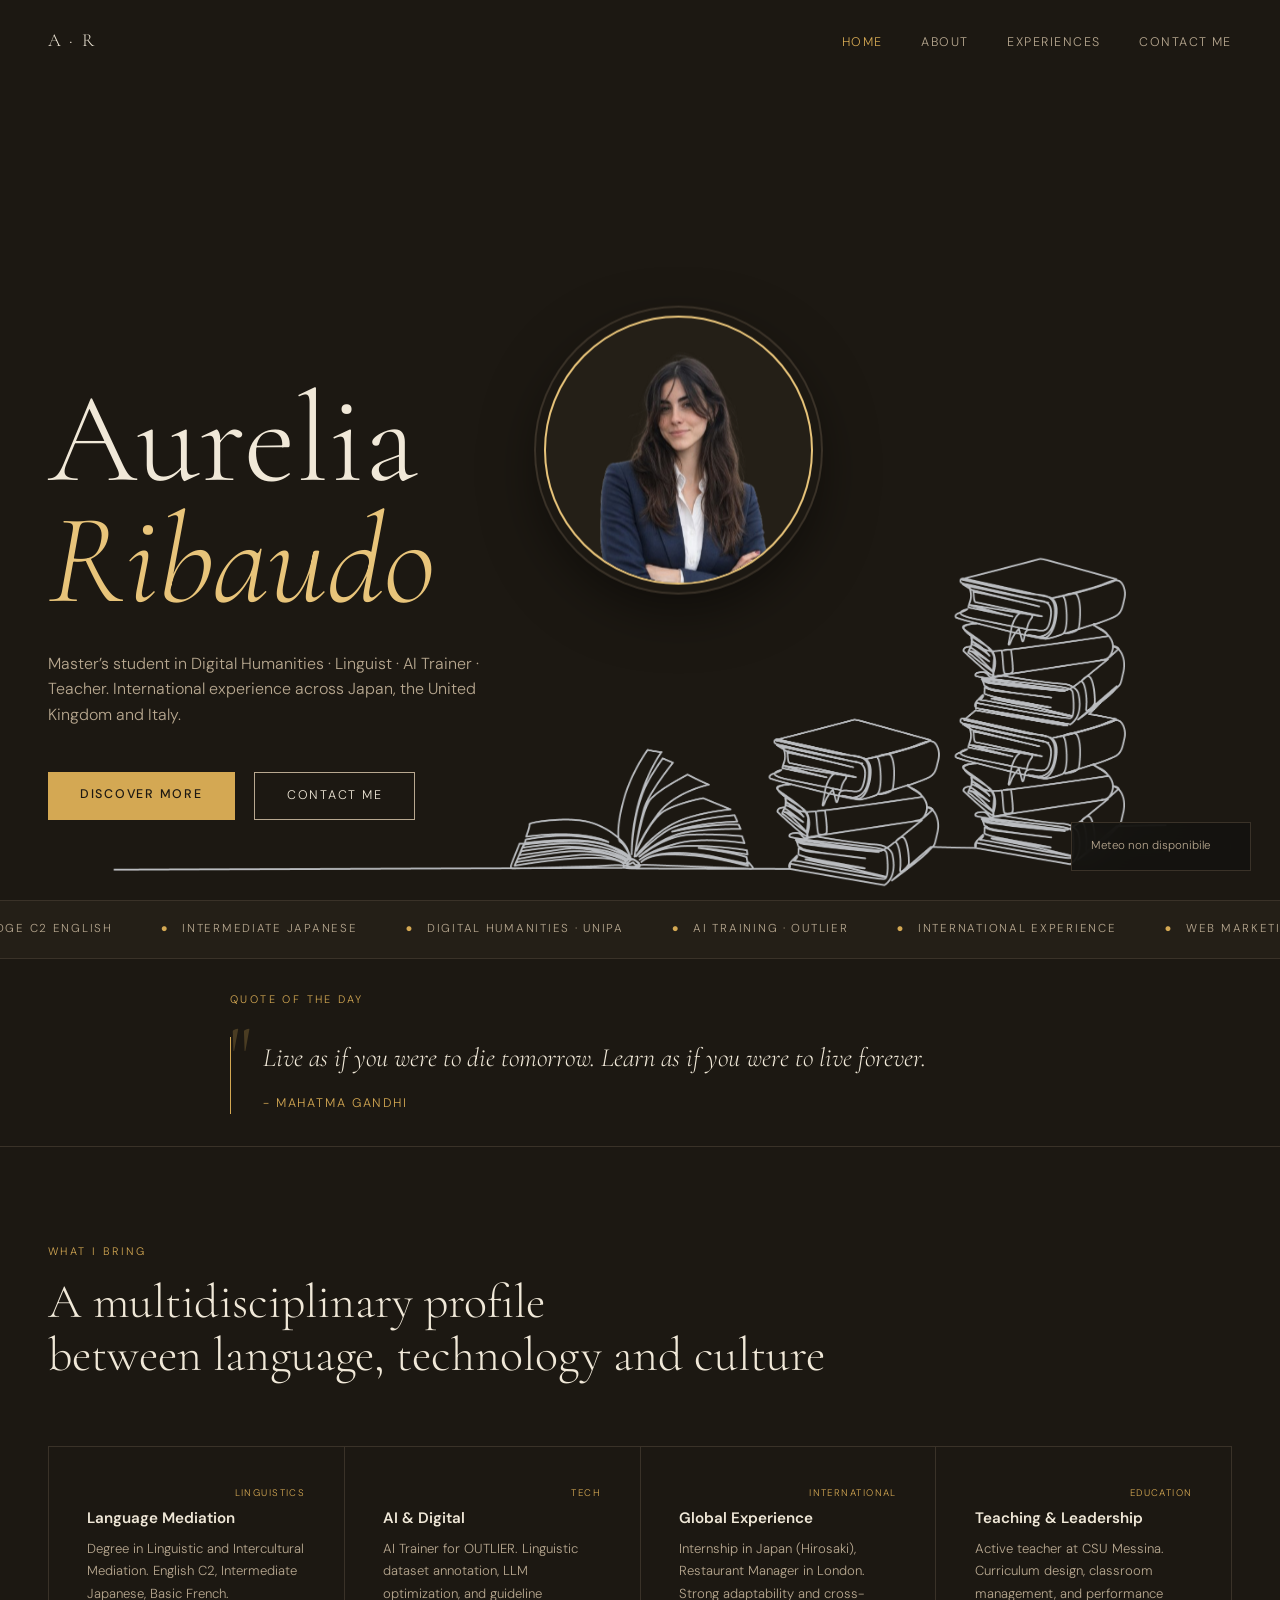
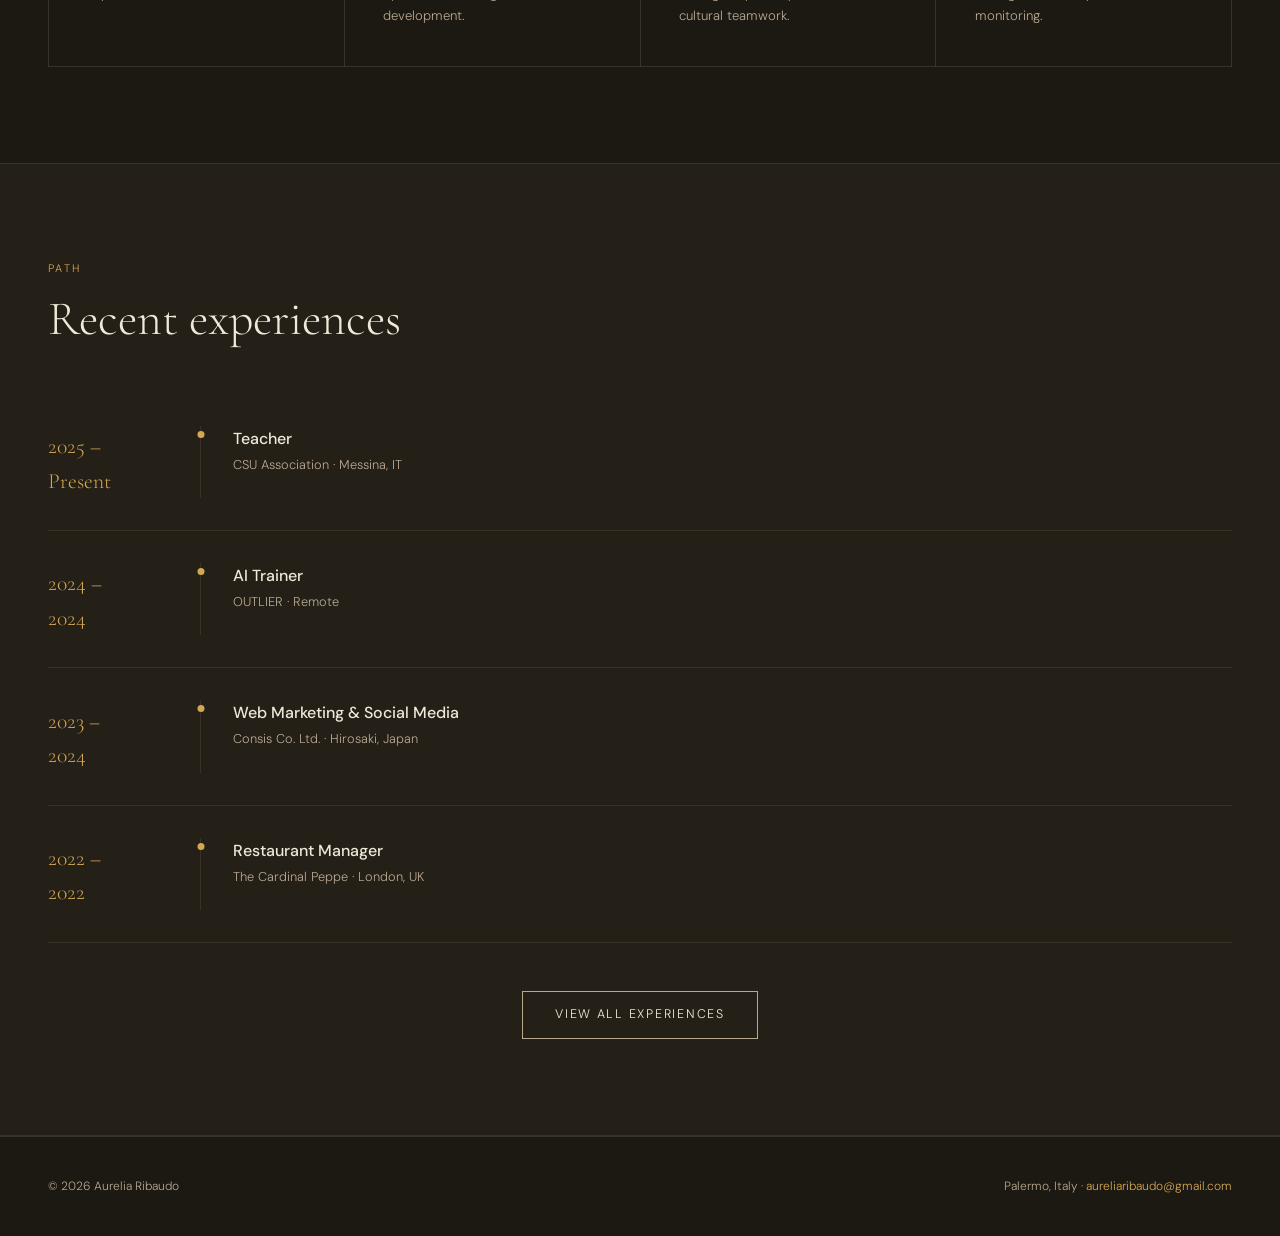
<file: index.html>
<!DOCTYPE html>
<html lang="en">
<head>
  <meta charset="UTF-8" />
  <meta name="viewport" content="width=device-width, initial-scale=1.0" />
  <title>Aurelia Ribaudo — Portfolio</title>
  <link rel="preconnect" href="https://fonts.googleapis.com" />
  <link rel="preconnect" href="https://fonts.gstatic.com" crossorigin />
  <link href="https://fonts.googleapis.com/css2?family=Cormorant+Garamond:ital,wght@0,300;0,400;0,600;1,300;1,400&family=DM+Sans:wght@300;400;500&display=swap" rel="stylesheet" />
  <link rel="stylesheet" href="css/global.css" />
  <link rel="stylesheet" href="css/index.css" />
</head>
<body>

<!-- NAV -->
<nav id="main-nav">
  <a href="index.html" class="nav-logo">A · R</a>
  <ul class="nav-links">
    <li><a href="index.html" class="active">Home</a></li>
    <li><a href="about.html">About</a></li>
    <li><a href="projects.html">Experiences</a></li>
    <li><a href="contact.html">Contact me</a></li>
  </ul>
</nav>

<!-- WEATHER WIDGET -->
<div id="weather-widget"></div>

<!-- HERO -->
<section class="hero">
  <div class="hero-bg"></div>
  <div class="hero-grid"></div>
  <div class="hero-circle">
    <img src="images/propic.png" alt = "Aurelia"/>
  </div>
  <div class="hero-content">
    <h1 class="hero-name">Aurelia<br /><em>Ribaudo</em></h1>
    <p class="hero-sub">Master’s student in Digital Humanities · Linguist · AI Trainer · Teacher. International experience across Japan, the United Kingdom and Italy.</p>
    <div class="hero-cta">
      <a href="about.html" class="btn btn-primary">Discover more</a>
      <a href="contact.html" class="btn btn-outline">Contact me</a>
    </div>
  </div>
  
</section>

<!-- STRIP -->
<div class="strip">
  <p class="strip-item"><span>●</span> Cambridge C2 English</p>
  <p class="strip-item"><span>●</span> Intermediate Japanese</p>
  <p class="strip-item"><span>●</span> Digital Humanities · UniPa</p>
  <p class="strip-item"><span>●</span> AI Training · OUTLIER</p>
  <p class="strip-item"><span>●</span> International Experience</p>
  <p class="strip-item"><span>●</span> Web Marketing · Japan</p>
</div>

<!-- QUOTE OF THE DAY -->
<section class="quote-section">
  <div class="quote-inner">
    <p class="section-label">Quote of the day</p>
    <div class="quote-wrapper">
      <span class="quote-mark">"</span>
      <blockquote id="quote-text" class="quote-text">Loading…</blockquote>
      <p id="quote-author" class="quote-author">—</p>
    </div>
  </div>
</section>
<!-- FEATURES -->
<section class="features-section">
  <div class="features">
    <p class="section-label">What I bring</p>
    <h2 class="section-title">A multidisciplinary profile<br />between language, technology and culture</h2>
    <div class="features-grid">
      <div class="feature-card">
        <p class="feature-num"></p>
        <p class="feature-tag">Linguistics</p>
        <h3 class="feature-title">Language Mediation</h3>
        <p class="feature-text">Degree in Linguistic and Intercultural Mediation. English C2, Intermediate Japanese, Basic French.</p>
      </div>
      <div class="feature-card">
        <p class="feature-num"></p>
        <p class="feature-tag">Tech</p>
        <h3 class="feature-title">AI &amp; Digital</h3>
        <p class="feature-text">AI Trainer for OUTLIER. Linguistic dataset annotation, LLM optimization, and guideline development.</p>
      </div>
      <div class="feature-card">
        <p class="feature-num"></p>
        <p class="feature-tag">International</p>
        <h3 class="feature-title">Global Experience</h3>
        <p class="feature-text">Internship in Japan (Hirosaki), Restaurant Manager in London. Strong adaptability and cross-cultural teamwork.</p>
      </div>
      <div class="feature-card">
        <p class="feature-num"></p>
        <p class="feature-tag">Education</p>
        <h3 class="feature-title">Teaching &amp; Leadership</h3>
        <p class="feature-text">Active teacher at CSU Messina. Curriculum design, classroom management, and performance monitoring.</p>
      </div>
    </div>
  </div>
</section>

<!-- TIMELINE PREVIEW -->
<section class="timeline-section">
  <div class="timeline-preview">
    <p class="section-label">Path</p>
    <h2 class="section-title">Recent experiences</h2>
    <div class="timeline-items">
      <div class="tl-item">
        <p class="tl-date">2025 –<br />Present</p>
        <div class="tl-line"></div>
        <div class="tl-body">
          <p class="tl-role">Teacher</p>
          <p class="tl-company">CSU Association · Messina, IT</p>
        </div>
      </div>
      <div class="tl-item">
        <p class="tl-date">2024 –<br />2024</p>
        <div class="tl-line"></div>
        <div class="tl-body">
          <p class="tl-role">AI Trainer</p>
          <p class="tl-company">OUTLIER · Remote</p>
        </div>
      </div>
      <div class="tl-item">
        <p class="tl-date">2023 –<br />2024</p>
        <div class="tl-line"></div>
        <div class="tl-body">
          <p class="tl-role">Web Marketing &amp; Social Media</p>
          <p class="tl-company">Consis Co. Ltd. · Hirosaki, Japan</p>
        </div>
      </div>
      <div class="tl-item">
        <p class="tl-date">2022 –<br />2022</p>
        <div class="tl-line"></div>
        <div class="tl-body">
          <p class="tl-role">Restaurant Manager</p>
          <p class="tl-company">The Cardinal Peppe · London, UK</p>
        </div>
      </div>
    </div>
    <div class="cta-center">
      <a href="projects.html" class="btn btn-outline">View all experiences</a>
    </div>
  </div>
</section>

<!-- FOOTER -->
<footer>
  <span>© 2026 Aurelia Ribaudo</span>
  <span>Palermo, Italy · <a href="mailto:aureliaribaudo@gmail.com">aureliaribaudo@gmail.com</a></span>
</footer>

<script src="js/nav.js"></script>
<script src="js/weather.js"></script>
<script src="js/index.js"></script>
</body>
</html>
</file>
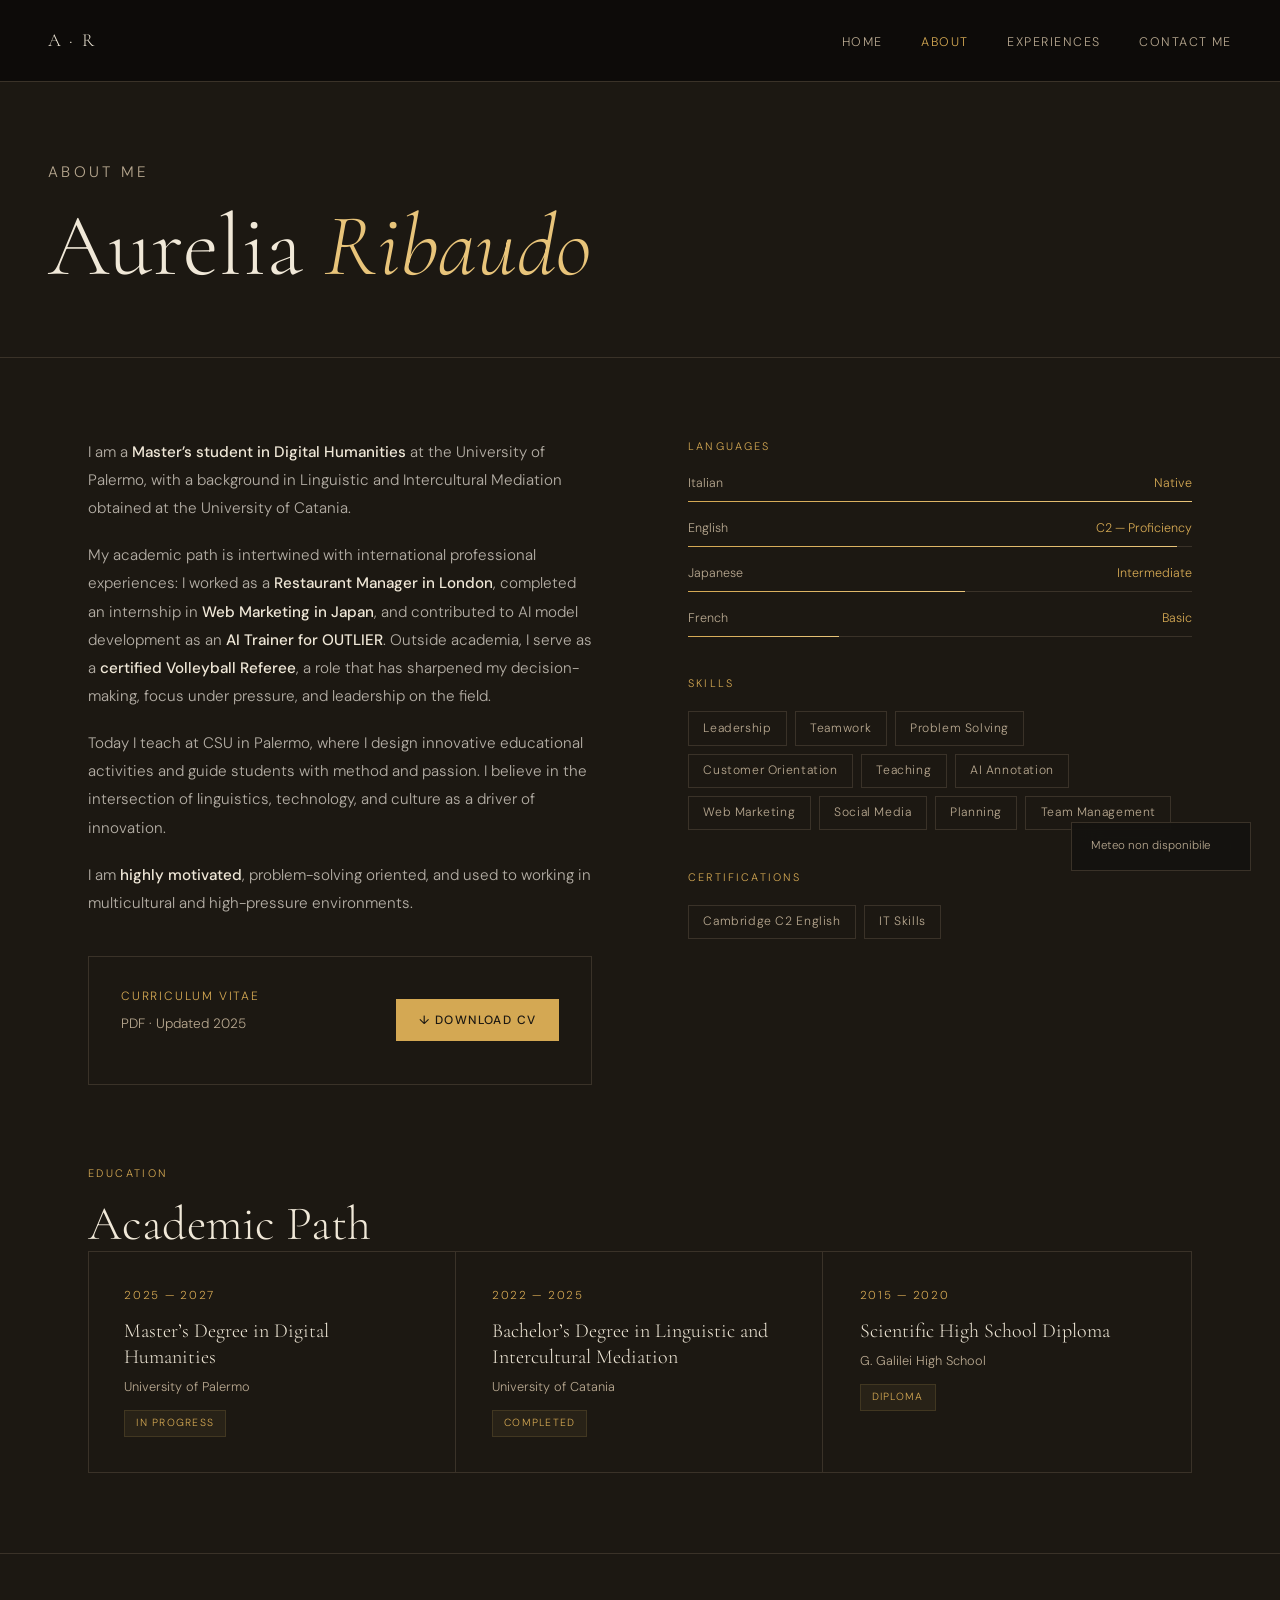
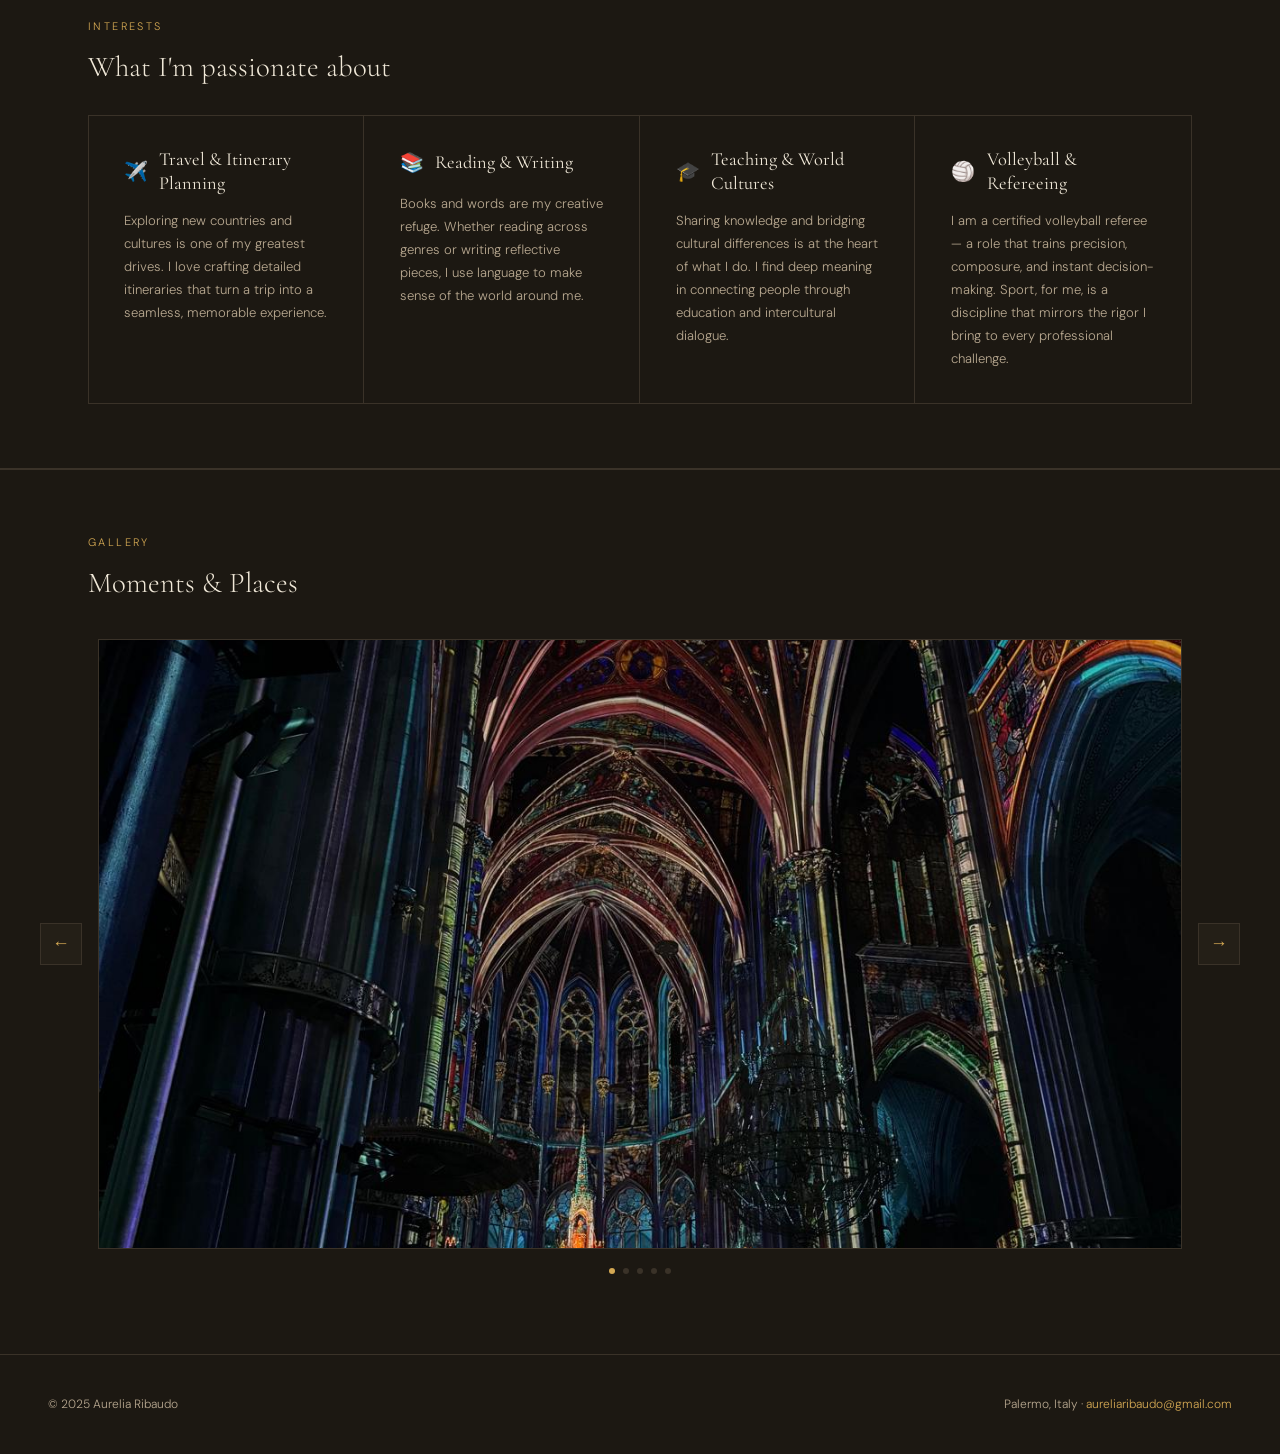
<file: about.html>
<!DOCTYPE html>
<html lang="en">
<head>
  <meta charset="UTF-8" />
  <meta name="viewport" content="width=device-width, initial-scale=1.0" />
  <title>About — Aurelia Ribaudo</title>
  <link rel="preconnect" href="https://fonts.googleapis.com" />
  <link rel="preconnect" href="https://fonts.gstatic.com" crossorigin />
  <link href="https://fonts.googleapis.com/css2?family=Cormorant+Garamond:ital,wght@0,300;0,400;0,600;1,300;1,400&family=DM+Sans:wght@300;400;500&display=swap" rel="stylesheet" />
  <link rel="stylesheet" href="css/global.css" />
  <link rel="stylesheet" href="css/about.css" />
</head>
<body>

<!-- NAV -->
<nav id="main-nav" class="solid">
  <a href="index.html" class="nav-logo">A · R </a>
  <ul class="nav-links">
    <li><a href="index.html">Home</a></li>
    <li><a href="about.html" class="active">About</a></li>
    <li><a href="projects.html">Experiences</a></li>
    <li><a href="contact.html">Contact Me</a></li>
  </ul>
</nav>

<!-- WEATHER WIDGET -->
<div id="weather-widget"></div>

<!-- PAGE HEADER -->
<div class="page-header" style="--before-text: 'ABOUT'">
  <p class="label">About me</p>
  <h1>Aurelia <em>Ribaudo</em></h1>
</div>

<!-- ABOUT -->
<div class="about-section">
  <div class="about-grid">

    <!-- BIO -->
    <div class="about-body animate">
      <p>I am a <strong>Master’s student in Digital Humanities</strong> at the University of Palermo, with a background in Linguistic and Intercultural Mediation obtained at the University of Catania.</p>
      <p>My academic path is intertwined with international professional experiences: I worked as a <strong>Restaurant Manager in London</strong>, completed an internship in <strong>Web Marketing in Japan</strong>, and contributed to AI model development as an <strong>AI Trainer for OUTLIER</strong>. Outside academia, I serve as a <strong>certified Volleyball Referee</strong>, a role that has sharpened my decision-making, focus under pressure, and leadership on the field.</p>      <p>Today I teach at CSU in Palermo, where I design innovative educational activities and guide students with method and passion. I believe in the intersection of linguistics, technology, and culture as a driver of innovation.</p>
      <p>I am <strong>highly motivated</strong>, problem-solving oriented, and used to working in multicultural and high-pressure environments.</p>

      <div class="cv-download-card">
        <div class="cv-info">
          <p>Curriculum Vitae</p>
          <p>PDF · Updated 2025</p>
        </div>
        <a href="images/cvaurepdf.pdf" download class="btn-dl">
          ↓ Download CV
        </a>
      </div>
    </div>

    <!-- SKILLS -->
    <div class="skills-col animate" style="transition-delay:.15s">
      <div class="skill-group">
        <p class="skill-group-label">Languages</p>
        <div class="skill-bar-item">
          <div class="skill-bar-label"><span>Italian</span><span>Native</span></div>
          <div class="skill-bar-track"><div class="skill-bar-fill" data-w="100"></div></div>
        </div>
        <div class="skill-bar-item">
          <div class="skill-bar-label"><span>English</span><span>C2 — Proficiency</span></div>
          <div class="skill-bar-track"><div class="skill-bar-fill" data-w="97"></div></div>
        </div>
        <div class="skill-bar-item">
          <div class="skill-bar-label"><span>Japanese</span><span>Intermediate</span></div>
          <div class="skill-bar-track"><div class="skill-bar-fill" data-w="55"></div></div>
        </div>
        <div class="skill-bar-item">
          <div class="skill-bar-label"><span>French</span><span>Basic</span></div>
          <div class="skill-bar-track"><div class="skill-bar-fill" data-w="30"></div></div>
        </div>
      </div>

      <div class="skill-group">
        <p class="skill-group-label">Skills</p>
        <div class="skill-tags">
          <span class="skill-tag">Leadership</span>
          <span class="skill-tag">Teamwork</span>
          <span class="skill-tag">Problem Solving</span>
          <span class="skill-tag">Customer Orientation</span>
          <span class="skill-tag">Teaching</span>
          <span class="skill-tag">AI Annotation</span>
          <span class="skill-tag">Web Marketing</span>
          <span class="skill-tag">Social Media</span>
          <span class="skill-tag">Planning</span>
          <span class="skill-tag">Team Management</span>
        </div>
      </div>

      <div class="skill-group">
        <p class="skill-group-label">Certifications</p>
        <div class="skill-tags">
          <span class="skill-tag">Cambridge C2 English</span>
          <span class="skill-tag">IT Skills</span>
        </div>
      </div>
    </div>
  </div>
</div>

<!-- EDUCATION -->
<div class="edu-section animate">
  <p class="section-label">Education</p>
  <h2 class="section-title">Academic Path</h2>
  <div class="edu-grid">
    <div class="edu-card">
      <p class="edu-years">2025 — 2027</p>
      <p class="edu-degree">Master’s Degree in Digital Humanities</p>
      <p class="edu-inst">University of Palermo</p>
      <span class="edu-badge">In progress</span>
    </div>
    <div class="edu-card">
      <p class="edu-years">2022 — 2025</p>
      <p class="edu-degree">Bachelor’s Degree in Linguistic and Intercultural Mediation</p>
      <p class="edu-inst">University of Catania</p>
      <span class="edu-badge">Completed</span>
    </div>
    <div class="edu-card">
      <p class="edu-years">2015 — 2020</p>
      <p class="edu-degree">Scientific High School Diploma</p>
      <p class="edu-inst">G. Galilei High School</p>
      <span class="edu-badge">Diploma</span>
    </div>
  </div>
</div>

<!-- INTERESTS -->
<div class="interests-section">
  <div class="interests-inner">
    <p class="section-label">Interests</p>
    <h2 class="section-title" style="font-size:1.8rem">What I'm passionate about</h2>
    <div class="interests-grid">

      <div class="interest-card">
        <div class="interest-card-header">
          <span class="interest-icon">✈️</span>
          <h3 class="interest-card-title">Travel & Itinerary Planning</h3>
        </div>
        <p class="interest-card-desc">Exploring new countries and cultures is one of my greatest drives. I love crafting detailed itineraries that turn a trip into a seamless, memorable experience.</p>
      </div>

      <div class="interest-card">
        <div class="interest-card-header">
          <span class="interest-icon">📚</span>
          <h3 class="interest-card-title">Reading & Writing</h3>
        </div>
        <p class="interest-card-desc">Books and words are my creative refuge. Whether reading across genres or writing reflective pieces, I use language to make sense of the world around me.</p>
      </div>

      <div class="interest-card">
        <div class="interest-card-header">
          <span class="interest-icon">🎓</span>
          <h3 class="interest-card-title">Teaching & World Cultures</h3>
        </div>
        <p class="interest-card-desc">Sharing knowledge and bridging cultural differences is at the heart of what I do. I find deep meaning in connecting people through education and intercultural dialogue.</p>
      </div>
      <div class="interest-card">

      <div class="interest-card-header">
        <span class="interest-icon">🏐</span>
        <h3 class="interest-card-title">Volleyball & Refereeing</h3>
      </div>
      <p class="interest-card-desc">I am a certified volleyball referee — a role that trains precision, composure, and instant decision-making. Sport, for me, is a discipline that mirrors the rigor I bring to every professional challenge.</p>
    </div>

    </div>
  </div>
</div>

<!-- GALLERY -->
<div class="gallery-section">
  <div class="gallery-inner">
    <p class="section-label">Gallery</p>
    <h2 class="section-title" style="font-size:1.8rem">Moments & Places</h2>
  </div>
 <div class="gallery-track-wrapper">
  <button class="gallery-arrow left" id="galleryPrev">&#8592;</button>
  <div class="gallery-track" id="galleryTrack">
    <div class="gallery-slide"><img src="images/img1.jpeg" alt="Photo 1" /></div>
    <div class="gallery-slide"><img src="images/img2.jpeg" alt="Photo 2" /></div>
    <div class="gallery-slide"><img src="images/img3.jpeg" alt="Photo 3" /></div>
    <div class="gallery-slide"><img src="images/img4.jpeg" alt="Photo 4" /></div>
    <div class="gallery-slide"><img src="images/img5.jpeg" alt="Photo 5" /></div>
  </div>
  <button class="gallery-arrow right" id="galleryNext">&#8594;</button>
</div>
<div class="gallery-dots"></div>
</div>

<!-- FOOTER -->
<footer>
  <span>© 2025 Aurelia Ribaudo</span>
  <span>Palermo, Italy · <a href="mailto:aureliaribaudo@gmail.com">aureliaribaudo@gmail.com</a></span>
</footer>

<script src="js/nav.js"></script>
<script src="js/weather.js"></script>
<script src="js/about.js"></script>
</body>
</html>
</file>
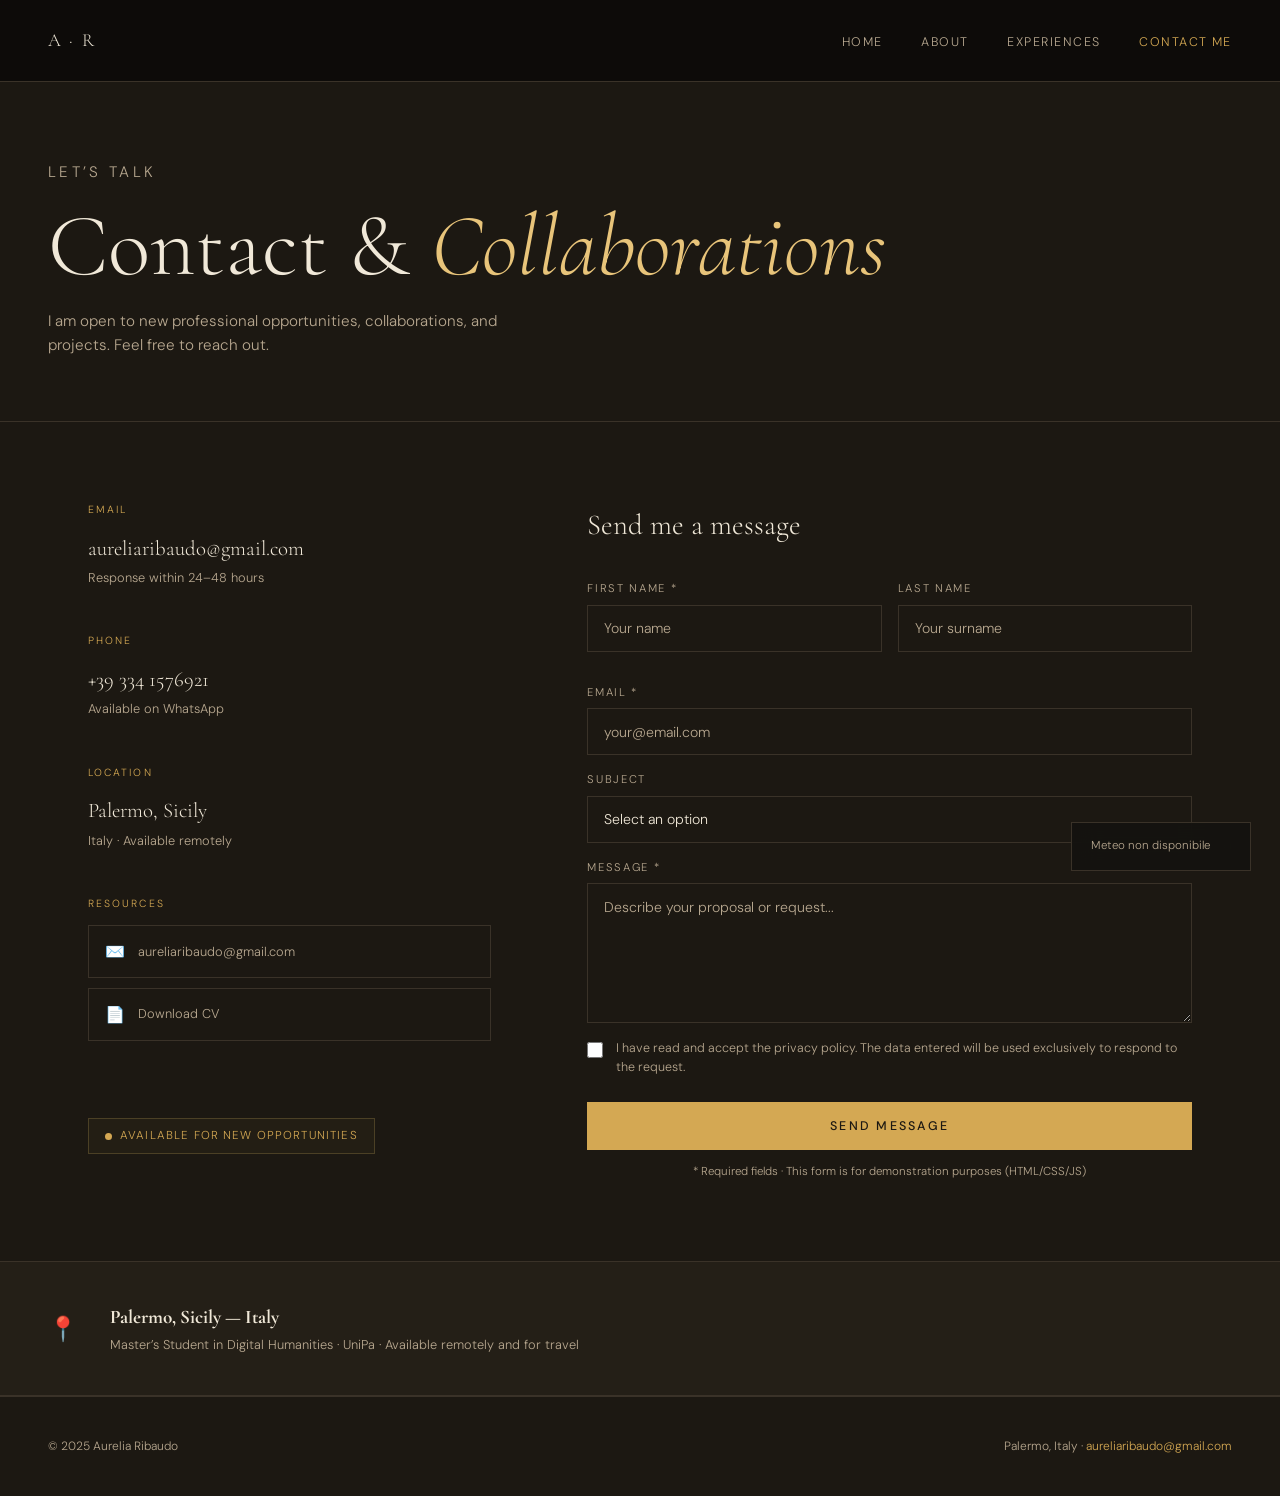
<file: contact.html>
<!DOCTYPE html>
<html lang="en">
<head>
  <meta charset="UTF-8" />
  <meta name="viewport" content="width=device-width, initial-scale=1.0" />
  <title>Contact — Aurelia Ribaudo</title>
  <link rel="preconnect" href="https://fonts.googleapis.com" />
  <link rel="preconnect" href="https://fonts.gstatic.com" crossorigin />
  <link href="https://fonts.googleapis.com/css2?family=Cormorant+Garamond:ital,wght@0,300;0,400;0,600;1,300;1,400&family=DM+Sans:wght@300;400;500&display=swap" rel="stylesheet" />
  <link rel="stylesheet" href="css/global.css" />
  <link rel="stylesheet" href="css/contact.css" />
</head>
<body>

<!-- NAV -->
<nav id="main-nav" class="solid">
  <a href="index.html" class="nav-logo">A · R</a>
  <ul class="nav-links">
    <li><a href="index.html">Home</a></li>
    <li><a href="about.html">About</a></li>
    <li><a href="projects.html">Experiences</a></li>
    <li><a href="contact.html" class="active">Contact Me</a></li>
  </ul>
</nav>

<!-- WEATHER WIDGET -->
<div id="weather-widget"></div>

<!-- PAGE HEADER -->
<div class="page-header">
  <p class="label">Let’s talk</p>
  <h1>Contact &amp; <em>Collaborations</em></h1>
  <p>I am open to new professional opportunities, collaborations, and projects. Feel free to reach out.</p>
</div>

<!-- CONTACT SECTION -->
<div class="contact-section">
  <div class="contact-grid">

    <!-- INFO -->
    <div class="info-col animate">
      <div class="info-block">
        <p class="info-block-label">Email</p>
        <a href="mailto:aureliaribaudo@gmail.com" class="info-block-value">aureliaribaudo@gmail.com</a>
        <p class="info-block-sub">Response within 24–48 hours</p>
      </div>
      <div class="info-block">
        <p class="info-block-label">Phone</p>
        <a href="tel:+393341576921" class="info-block-value">+39 334 1576921</a>
        <p class="info-block-sub">Available on WhatsApp</p>
      </div>
      <div class="info-block">
        <p class="info-block-label">Location</p>
        <span class="info-block-value no-link">Palermo, Sicily</span>
        <p class="info-block-sub">Italy · Available remotely</p>
      </div>

      <div class="info-block">
        <p class="info-block-label">Resources</p>
        <div class="social-links">
          <a href="mailto:aureliaribaudo@gmail.com" class="social-link">
            <span class="social-icon">✉️</span> aureliaribaudo@gmail.com
          </a>
          <a href="images/cvaurepdf.pdf" download class="social-link">
            <span class="social-icon">📄</span> Download CV
          </a>
        </div>
      </div>

      <div class="availability-badge">
        <span class="availability-dot"></span>
        Available for new opportunities
      </div>
    </div>

    <!-- FORM -->
    <div class="form-col animate" style="transition-delay:.15s">
      <h2 class="form-title">Send me a message</h2>

      <div id="contact-form">
        <div class="form-row">
          <div class="form-group">
            <label class="form-label" for="fname">First Name *</label>
            <input class="form-input" type="text" id="fname" placeholder="Your name" />
          </div>
          <div class="form-group">
            <label class="form-label" for="lname">Last Name</label>
            <input class="form-input" type="text" id="lname" placeholder="Your surname" />
          </div>
        </div>

        <div class="form-group">
          <label class="form-label" for="email">Email *</label>
          <input class="form-input" type="email" id="email" placeholder="your@email.com" />
        </div>

        <div class="form-group">
          <label class="form-label" for="subject">Subject</label>
          <select class="form-select" id="subject">
            <option value="" disabled selected>Select an option</option>
            <option>Job opportunity</option>
            <option>Academic collaboration</option>
            <option>Freelance project</option>
            <option>Other</option>
          </select>
        </div>

        <div class="form-group">
          <label class="form-label" for="message">Message *</label>
          <textarea class="form-textarea" id="message" placeholder="Describe your proposal or request..."></textarea>
        </div>

        <div class="form-check">
          <input type="checkbox" id="privacy" />
          <label for="privacy">I have read and accept the privacy policy. The data entered will be used exclusively to respond to the request.</label>
        </div>

        <button class="btn-submit" id="submit-btn">Send Message</button>
        <p class="form-note">* Required fields · This form is for demonstration purposes (HTML/CSS/JS)</p>
      </div>

      <div class="success-msg" id="success-msg">
        <h3>Message sent ✓</h3>
        <p>Thank you for contacting me. I will get back to you as soon as possible!</p>
      </div>
    </div>

  </div>
</div>

<!-- LOCATION STRIP -->
<div class="location-strip">
  <span class="loc-pin">📍</span>
  <div class="loc-text">
    <h3>Palermo, Sicily — Italy</h3>
    <p>Master’s Student in Digital Humanities · UniPa · Available remotely and for travel</p>
  </div>
</div>

<!-- FOOTER -->
<footer>
  <span>© 2025 Aurelia Ribaudo</span>
  <span>Palermo, Italy · <a href="mailto:aureliaribaudo@gmail.com">aureliaribaudo@gmail.com</a></span>
</footer>

<script src="js/nav.js"></script>
<script src="js/weather.js"></script>
<script src="js/contact.js"></script>
</body>
</html>
</file>
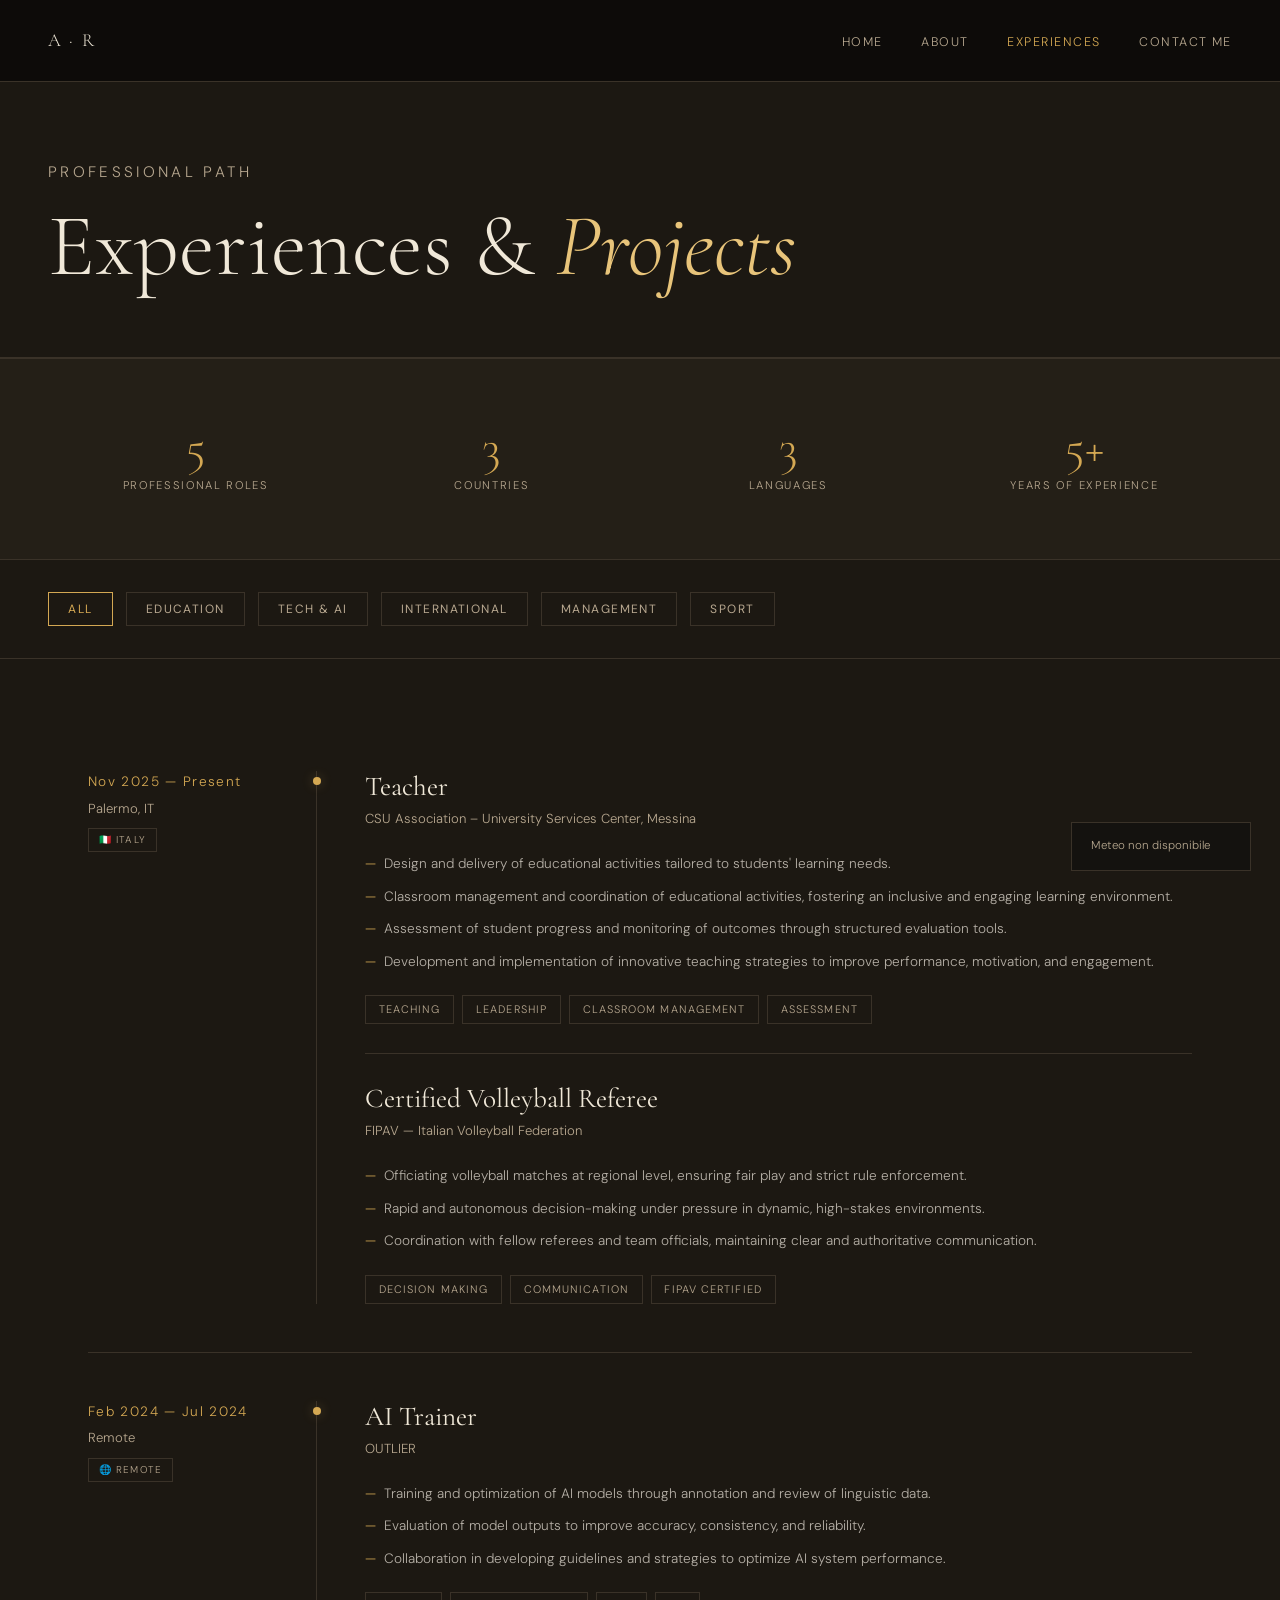
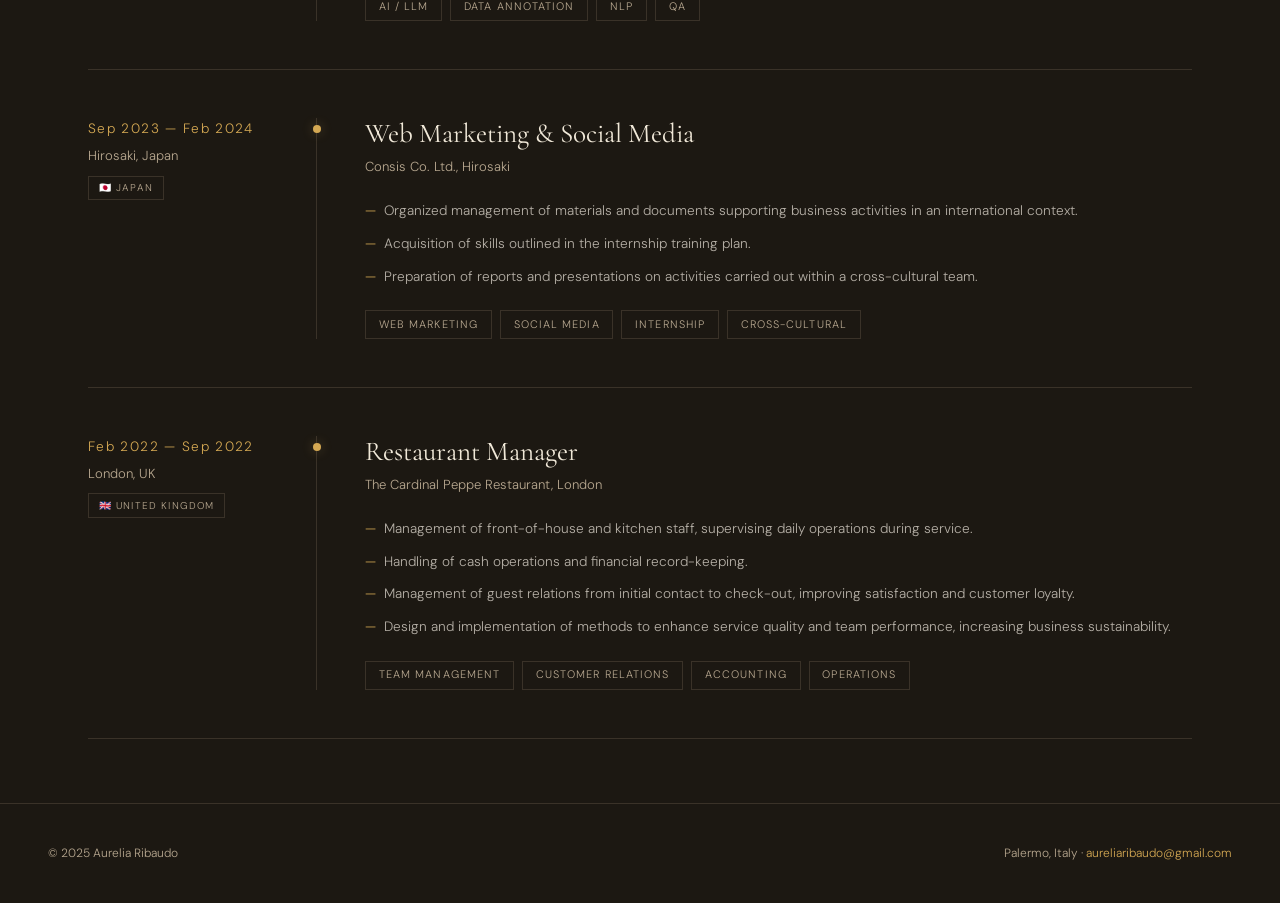
<file: projects.html>
<!DOCTYPE html>
<html lang="en">
<head>
  <meta charset="UTF-8" />
  <meta name="viewport" content="width=device-width, initial-scale=1.0" />
  <title>Experiences — Aurelia Ribaudo</title>
  <link rel="preconnect" href="https://fonts.googleapis.com" />
  <link rel="preconnect" href="https://fonts.gstatic.com" crossorigin />
  <link href="https://fonts.googleapis.com/css2?family=Cormorant+Garamond:ital,wght@0,300;0,400;0,600;1,300;1,400&family=DM+Sans:wght@300;400;500&display=swap" rel="stylesheet" />
  <link rel="stylesheet" href="css/global.css" />
  <link rel="stylesheet" href="css/projects.css" />
</head>
<body>

<!-- NAV -->
<nav id="main-nav" class="solid">
  <a href="index.html" class="nav-logo">A · R</a>
  <ul class="nav-links">
    <li><a href="index.html">Home</a></li>
    <li><a href="about.html">About</a></li>
    <li><a href="projects.html" class="active">Experiences</a></li>
    <li><a href="contact.html">Contact Me</a></li>
  </ul>
</nav>

<!-- WEATHER WIDGET -->
<div id="weather-widget"></div>

<!-- PAGE HEADER -->
<div class="page-header">
  <p class="label">Professional path</p>
  <h1>Experiences &amp; <em>Projects</em></h1>
</div>

<!-- STATS BAR -->
<div class="stats-bar">
  <div class="stat"><p class="stat-num">5</p><p class="stat-label">Professional Roles</p></div>
  <div class="stat"><p class="stat-num">3</p><p class="stat-label">Countries</p></div>
  <div class="stat"><p class="stat-num">3</p><p class="stat-label">Languages</p></div>
  <div class="stat"><p class="stat-num">5+</p><p class="stat-label">Years of Experience</p></div>
</div>

<!-- FILTER -->
<div class="filter-bar">
  <button class="filter-btn active" data-filter="all">All</button>
  <button class="filter-btn" data-filter="educazione">Education</button>
  <button class="filter-btn" data-filter="tech">Tech &amp; AI</button>
  <button class="filter-btn" data-filter="internazionale">International</button>
  <button class="filter-btn" data-filter="management">Management</button>
  <button class="filter-btn" data-filter="sport">Sport</button>
</div>

<!-- EXPERIENCE CARDS -->
<div class="exp-section">
  <div class="exp-grid">

  <div class="exp-card" data-cat="educazione sport">
    <div class="exp-meta">
      <p class="exp-period">Nov 2025 — Present</p>
      <p class="exp-location">Palermo, IT</p>
      <span class="exp-country-tag">🇮🇹 Italy</span>
    </div>
    <div class="exp-vline"></div>
    <div class="exp-body">
      <h2 class="exp-role">Teacher</h2>
      <p class="exp-company">CSU Association – University Services Center, Messina</p>
      <ul class="exp-bullets">
        <li>Design and delivery of educational activities tailored to students' learning needs.</li>
        <li>Classroom management and coordination of educational activities, fostering an inclusive and engaging learning environment.</li>
        <li>Assessment of student progress and monitoring of outcomes through structured evaluation tools.</li>
        <li>Development and implementation of innovative teaching strategies to improve performance, motivation, and engagement.</li>
      </ul>
      <div class="exp-tags">
        <span class="exp-tag">Teaching</span>
        <span class="exp-tag">Leadership</span>
        <span class="exp-tag">Classroom Management</span>
        <span class="exp-tag">Assessment</span>
      </div>

      <div style="border-top: 1px solid var(--border); margin: 1.8rem 0;"></div>

      <h2 class="exp-role">Certified Volleyball Referee</h2>
      <p class="exp-company">FIPAV — Italian Volleyball Federation</p>
      <ul class="exp-bullets">
        <li>Officiating volleyball matches at regional level, ensuring fair play and strict rule enforcement.</li>
        <li>Rapid and autonomous decision-making under pressure in dynamic, high-stakes environments.</li>
        <li>Coordination with fellow referees and team officials, maintaining clear and authoritative communication.</li>
      </ul>
      <div class="exp-tags">
        <span class="exp-tag">Decision Making</span>
        <span class="exp-tag">Communication</span>
        <span class="exp-tag">FIPAV Certified</span>
      </div>
    </div>
  </div>


    <!-- OUTLIER -->
    <div class="exp-card" data-cat="tech">
      <div class="exp-meta">
        <p class="exp-period">Feb 2024 — Jul 2024</p>
        <p class="exp-location">Remote</p>
        <span class="exp-country-tag">🌐 Remote</span>
      </div>
      <div class="exp-vline"></div>
      <div class="exp-body">
        <h2 class="exp-role">AI Trainer</h2>
        <p class="exp-company">OUTLIER</p>
        <ul class="exp-bullets">
          <li>Training and optimization of AI models through annotation and review of linguistic data.</li>
          <li>Evaluation of model outputs to improve accuracy, consistency, and reliability.</li>
          <li>Collaboration in developing guidelines and strategies to optimize AI system performance.</li>
        </ul>
        <div class="exp-tags">
          <span class="exp-tag">AI / LLM</span>
          <span class="exp-tag">Data Annotation</span>
          <span class="exp-tag">NLP</span>
          <span class="exp-tag">QA</span>
        </div>
      </div>
    </div>

    <!-- Japan -->
    <div class="exp-card" data-cat="internazionale">
      <div class="exp-meta">
        <p class="exp-period">Sep 2023 — Feb 2024</p>
        <p class="exp-location">Hirosaki, Japan</p>
        <span class="exp-country-tag">🇯🇵 Japan</span>
      </div>
      <div class="exp-vline"></div>
      <div class="exp-body">
        <h2 class="exp-role">Web Marketing &amp; Social Media</h2>
        <p class="exp-company">Consis Co. Ltd., Hirosaki</p>
        <ul class="exp-bullets">
          <li>Organized management of materials and documents supporting business activities in an international context.</li>
          <li>Acquisition of skills outlined in the internship training plan.</li>
          <li>Preparation of reports and presentations on activities carried out within a cross-cultural team.</li>
        </ul>
        <div class="exp-tags">
          <span class="exp-tag">Web Marketing</span>
          <span class="exp-tag">Social Media</span>
          <span class="exp-tag">Internship</span>
          <span class="exp-tag">Cross-Cultural</span>
        </div>
      </div>
    </div>

    <!-- London -->
    <div class="exp-card" data-cat="management internazionale">
      <div class="exp-meta">
        <p class="exp-period">Feb 2022 — Sep 2022</p>
        <p class="exp-location">London, UK</p>
        <span class="exp-country-tag">🇬🇧 United Kingdom</span>
      </div>
      <div class="exp-vline"></div>
      <div class="exp-body">
        <h2 class="exp-role">Restaurant Manager</h2>
        <p class="exp-company">The Cardinal Peppe Restaurant, London</p>
        <ul class="exp-bullets">
          <li>Management of front-of-house and kitchen staff, supervising daily operations during service.</li>
          <li>Handling of cash operations and financial record-keeping.</li>
          <li>Management of guest relations from initial contact to check-out, improving satisfaction and customer loyalty.</li>
          <li>Design and implementation of methods to enhance service quality and team performance, increasing business sustainability.</li>
        </ul>
        <div class="exp-tags">
          <span class="exp-tag">Team Management</span>
          <span class="exp-tag">Customer Relations</span>
          <span class="exp-tag">Accounting</span>
          <span class="exp-tag">Operations</span>
        </div>
      </div>
    </div>

  </div>
</div>

<!-- FOOTER -->
<footer>
  <span>© 2025 Aurelia Ribaudo</span>
  <span>Palermo, Italy · <a href="mailto:aureliaribaudo@gmail.com">aureliaribaudo@gmail.com</a></span>
</footer>

<script src="js/nav.js"></script>
<script src="js/weather.js"></script>
<script src="js/projects.js"></script>
</body>
</html>
</file>
<file: css/global.css>
/* ── RESET & ROOT ── */
*, *::before, *::after { box-sizing: border-box; margin: 0; padding: 0; }

:root {
  --bg:          #1c1812;          /* sfondo bruno scuro ma non nero */
  --surface:     #241f17;          /* superfici leggermente più chiare */
  --border:      #3a3228;          /* bordi visibili */
  --cream:       #f0e8d8;          /* testo principale: crema chiara, alto contrasto */
  --muted:       #b8a890;          /* testo secondario: leggibile, non troppo fioco */
  --gold:        #d4a853;          /* accento oro vivo */
  --gold-light:  #e8c47a;          /* accento dorato più luminoso */
}

html { scroll-behavior: smooth; }

body {
  background: var(--bg);
  color: var(--cream);
  font-family: 'DM Sans', sans-serif;
  font-weight: 300;
  line-height: 1.6;
  overflow-x: hidden;
}

/* ── NAV ── */
nav {
  position: fixed; top: 0; left: 0; width: 100%; z-index: 100;
  display: flex; align-items: center; justify-content: space-between;
  padding: 1.6rem 3rem;
  border-bottom: 1px solid transparent;
  transition: border-color .4s, background .4s;
}
nav.scrolled {
  background: rgba(12,11,9,.92);
  backdrop-filter: blur(12px);
  border-color: var(--border);
}
nav.solid {
  background: rgba(12,11,9,.92);
  backdrop-filter: blur(12px);
  border-color: var(--border);
}
.nav-logo {
  font-family: 'Cormorant Garamond', serif;
  font-size: 1.15rem; font-weight: 300;
  letter-spacing: .12em; color: var(--cream);
  text-decoration: none;
}
.nav-links { display: flex; gap: 2.4rem; list-style: none; }
.nav-links a {
  color: var(--muted); text-decoration: none;
  font-size: .78rem; letter-spacing: .12em; text-transform: uppercase;
  transition: color .3s;
}
.nav-links a:hover, .nav-links a.active { color: var(--gold); }

/* ── PAGE HEADER ── */
.page-header {
  padding: 9rem 3rem 4rem;
  border-bottom: 1px solid var(--border);
  position: relative; overflow: hidden;
}
.page-header::before {
  position: absolute; right: -1rem; top: 50%; transform: translateY(-50%);
  font-family: 'Cormorant Garamond', serif; font-size: 14vw; font-weight: 300;
  color: #c4a35a06; line-height: 1; pointer-events: none; white-space: nowrap;
}
.label {
  font-size: .68rem; letter-spacing: .22em;
  text-transform: uppercase; color: var(--gold); margin-bottom: 1rem;
}
.page-header h1 {
  font-family: 'Cormorant Garamond', serif;
  font-size: clamp(2.5rem, 7vw, 5.5rem);
  font-weight: 300; line-height: 1.05;
}
.page-header h1 em { font-style: italic; color: var(--gold-light); }
.page-header p { margin-top: 1rem; font-size: .95rem; color: var(--muted); max-width: 480px; }

/* ── SHARED SECTION UTILS ── */
.section-label {
  font-size: .68rem; letter-spacing: .22em;
  text-transform: uppercase; color: var(--gold); margin-bottom: 1rem;
}
.section-title {
  font-family: 'Cormorant Garamond', serif;
  font-size: clamp(1.8rem, 4vw, 3rem);
  font-weight: 300; line-height: 1.1;
}

/* ── BUTTONS ── */
.btn {
  display: inline-block; text-decoration: none;
  padding: .8rem 2rem; font-size: .78rem;
  letter-spacing: .14em; text-transform: uppercase;
  transition: all .3s;
}
.btn-primary { background: var(--gold); color: var(--bg); font-weight: 500; }
.btn-primary:hover { background: var(--gold-light); }
.btn-outline { border: 1px solid var(--muted); color: var(--cream); }
.btn-outline:hover { border-color: var(--gold); color: var(--gold); }

/* ── FOOTER ── */
footer {
  border-top: 1px solid var(--border);
  padding: 2.5rem 3rem;
  display: flex; justify-content: space-between; align-items: center;
  font-size: .75rem; color: var(--muted);
}
footer a { color: var(--gold); text-decoration: none; }

/* ── ANIMATE UTILITY ── */
.animate {
  opacity: 0; transform: translateY(20px);
  transition: opacity .7s, transform .7s;
}
.animate.visible { opacity: 1; transform: translateY(0); }

/* ── WEATHER WIDGET ── */
#weather-widget {
  position: fixed; bottom: 1.8rem; right: 1.8rem; z-index: 200;
  background: rgba(20, 19, 16, .92);
  backdrop-filter: blur(14px);
  border: 1px solid var(--border);
  padding: .9rem 1.2rem;
  display: flex; align-items: center; gap: .9rem;
  min-width: 180px;
  opacity: 0; transform: translateY(10px);
  transition: opacity .5s, transform .5s, border-color .3s;
  cursor: default;
}
#weather-widget.loaded { opacity: 1; transform: translateY(0); }
#weather-widget:hover { border-color: var(--gold); }
.weather-icon { font-size: 1.5rem; line-height: 1; flex-shrink: 0; }
.weather-body { display: flex; flex-direction: column; gap: .05rem; }
.weather-temp {
  font-family: 'Cormorant Garamond', serif;
  font-size: 1.3rem; font-weight: 300; color: var(--cream); line-height: 1;
}
.weather-desc {
  font-size: .68rem; letter-spacing: .08em; text-transform: uppercase;
  color: var(--muted);
}
.weather-loc {
  font-size: .65rem; color: #cfcecb; letter-spacing: .06em;
}
.weather-error { font-size: .72rem; color: var(--muted); }

/* ── ANIMATIONS ── */
@keyframes fadeUp { from { opacity: 0; transform: translateY(24px); } to { opacity: 1; transform: translateY(0); } }
@keyframes fadeIn { from { opacity: 0; } to { opacity: 1; } }
@keyframes pulse { 0%,100% { opacity: 1; } 50% { opacity: .3; } }

/* ── RESPONSIVE ── */
@media (max-width: 768px) {
  nav { padding: 1.2rem 1.5rem; }
  .page-header { padding: 7rem 1.5rem 3rem; }
  footer { flex-direction: column; gap: 1rem; text-align: center; padding: 2rem 1.5rem; }
  #weather-widget { bottom: 1rem; right: 1rem; padding: .7rem .9rem; min-width: 0; }
}
</file>
<file: css/index.css>
/* ── VARIABILI PALETTE MEDIA (beige scuro / contrasto alto) ── */
:root {
  --bg:          #1c1812;          /* sfondo bruno scuro ma non nero */
  --surface:     #241f17;          /* superfici leggermente più chiare */
  --border:      #3a3228;          /* bordi visibili */
  --cream:       #f0e8d8;          /* testo principale: crema chiara, alto contrasto */
  --muted:       #b8a890;          /* testo secondario: leggibile, non troppo fioco */
  --gold:        #d4a853;          /* accento oro vivo */
  --gold-light:  #e8c47a;          /* accento dorato più luminoso */
}
/* ── HERO ── */
.hero {
  min-height: 100vh;
  min-height: 100svh;
  display: flex; flex-direction: column; justify-content: flex-end;
  padding: 7rem clamp(1.5rem, 4vw, 3rem) 5rem;
  position: relative; overflow: hidden;

  --hero-photo-size: clamp(170px, 20vw, 320px);
  --hero-photo-left: clamp(25rem, 43vw, 39rem);
  --hero-photo-top: 50%;
}
.hero-bg {
  position: absolute; inset: 0;
  background-image: url(../images/libri.png);
  background-position: center bottom;
  background-size: min(1120px, 92vw) auto;
  background-repeat: no-repeat;
  opacity: 0.8;
  mix-blend-mode: difference;
}
.hero-circle {
  position: absolute;
  left: var(--hero-photo-left);
  top: var(--hero-photo-top);
  transform: translateY(-50%);
  z-index: 3;

  width: var(--hero-photo-size);
  height: var(--hero-photo-size);
  border-radius: 50%;

  border: 2px solid var(--gold-light);
  box-shadow:
    0 0 0 8px var(--bg),
    0 0 0 10px var(--border),
    0 20px 60px rgba(0, 0, 0, .55);

  background: var(--surface);
  overflow: hidden;

  opacity: 0;
  animation: fadeIn 1s .9s forwards;
}
 
.hero-circle img {
  width: 100%;
  height: 100%;
  object-fit: cover;
  object-position: center top;
  display: block;
}

.hero-content {
  position: relative;
  z-index: 2;
  max-width: 820px;
}

.hero-tag {
  display: inline-block;
  font-size: .72rem; letter-spacing: .2em; text-transform: uppercase;
  color: var(--gold); margin-bottom: 1.6rem;
  opacity: 0; animation: fadeUp .8s .2s forwards;
}
.hero-name {
  font-family: 'Cormorant Garamond', serif;
  font-size: clamp(3.5rem, 10vw, 8rem);
  font-weight: 300; line-height: .95; color: var(--cream);
  opacity: 1; 
}
.hero-name em { font-style: italic; color: var(--gold-light); }
.hero-sub {
  margin-top: 1.8rem; font-size: 1rem; color: var(--muted); max-width: 480px;
  opacity: 0; animation: fadeUp .9s .6s forwards;
}
.hero-cta {
  margin-top: 2.8rem; display: flex; gap: 1.2rem; flex-wrap: wrap;
  opacity: 0; animation: fadeUp .9s .8s forwards;
}
.hero-scroll {
  position: absolute; bottom: 2.5rem; right: 3rem; z-index: 2;
  display: flex; flex-direction: column; align-items: center; gap: .5rem;
  opacity: 0; animation: fadeIn 1s 1.2s forwards;
}
.hero-scroll span {
  font-size: .65rem; letter-spacing: .18em; text-transform: uppercase;
  color: var(--muted); writing-mode: vertical-rl;
}
.scroll-line {
  width: 1px; height: 50px;
  background: linear-gradient(to bottom, var(--gold), transparent);
  animation: scrollPulse 2s infinite;
}
@keyframes scrollPulse { 0%,100% { opacity: .3; } 50% { opacity: 1; } }


/* ── STRIP ── */
.strip {
  border-top: 1px solid var(--border); border-bottom: 1px solid var(--border);
  padding: 1.2rem 3rem;
  display: flex; gap: 3rem; overflow: hidden;
  background: var(--surface);
  justify-content: center;
}
.strip-item { white-space: nowrap; font-size: .72rem; letter-spacing: .15em; text-transform: uppercase; color: var(--muted); }
.strip-item span { color: var(--gold); margin-right: .5rem; }


/* ── FEATURES ── */
.features-section { padding: 6rem 3rem; background: var(--bg); }
.features { max-width: 1200px; margin: 0 auto; }
.features-grid {
  display: grid; grid-template-columns: repeat(auto-fit, minmax(240px, 1fr));
  gap: 1px; margin-top: 4rem;
  border: 1px solid var(--border);
  background: var(--border);  /* fa sembrare i gap come linee */
}
.feature-card {
  padding: 2.4rem;
  background: var(--bg);
  position: relative; overflow: hidden; transition: background .3s;
}
.feature-card:hover { background: var(--surface); }
.feature-num {
  font-family: 'Cormorant Garamond', serif;
  font-size: 3rem; color: #c2bcbc; font-weight: 300; line-height: 1; margin-bottom: .8rem;
}
.feature-title { font-size: .95rem; font-weight: 600; color: var(--cream); margin-bottom: .5rem;padding-top:0.5rem; }
.feature-text { font-size: .82rem; color: var(--muted); line-height: 1.7; }
.feature-tag { position: absolute; top: 2.4rem; right: 2.4rem; font-size: .6rem; letter-spacing: .15em; text-transform: uppercase; color: var(--gold); }


/* ── TIMELINE PREVIEW ── */
.timeline-section {
  padding: 6rem 3rem;
  background: var(--surface);
  border-top: 1px solid var(--border);
  border-bottom: 1px solid var(--border);
}
.timeline-preview { max-width: 1200px; margin: 0 auto; }
.timeline-items { margin-top: 3rem; }
.tl-item {
  display: grid; grid-template-columns: 120px 1px 1fr;
  gap: 0 2rem; padding: 2rem 0;
  border-bottom: 1px solid var(--border);
  opacity: 0; transform: translateX(-20px);
  transition: opacity .6s, transform .6s;
}
.tl-item.visible { opacity: 1; transform: translateX(0); }
.tl-date { font-family: 'Cormorant Garamond', serif; font-size: 1.35rem; color: var(--gold); padding-top: .2rem; }
.tl-line { background: var(--border); position: relative; }
.tl-line::before {
  content: ''; position: absolute; top: .3rem; left: 50%; transform: translateX(-50%);
  width: 7px; height: 7px; border-radius: 50%; background: var(--gold);
}
.tl-role { font-size: 1rem; font-weight: 500; color: var(--cream); }
.tl-company { font-size: .8rem; color: var(--muted); margin-top: .2rem; }
.cta-center { text-align: center; margin-top: 3rem; }

/* ── QUOTE OF THE DAY ── */
.quote-section {
  padding: 2rem 3rem;
  background: var(--bg);
  border-bottom: 1px solid var(--border);
}
.quote-inner {
  max-width: 820px;
  margin: 0 auto;
}
.quote-wrapper {
  margin-top: 1.8rem;
  position: relative;
  padding-left: 2rem;
  border-left: 1px solid var(--gold);
}
.quote-mark {
  position: absolute;
  top: -1.4rem;
  left: -.1rem;
  font-family: 'Cormorant Garamond', serif;
  font-size: 5rem;
  line-height: 1;
  color: var(--gold);
  opacity: .25;
  pointer-events: none;
}
.quote-text {
  font-family: 'Cormorant Garamond', serif;
  font-size: clamp(1.2rem, 2.5vw, 1.65rem);
  font-style: italic;
  font-weight: 300;
  color: var(--cream);
  line-height: 1.6;
  margin: 0 0 .9rem 0;
  opacity: 0;
  transition: opacity .8s ease;
}
.quote-text.loaded { opacity: 1; }
.quote-author {
  font-size: .78rem;
  letter-spacing: .15em;
  text-transform: uppercase;
  color: var(--gold);
  margin: 0;
  opacity: 0;
  transition: opacity .8s ease .2s;
}
.quote-author.loaded { opacity: 1; }

@media (max-width: 768px) {
  .quote-section { padding: 3rem 1.5rem; }
}

@media (max-width: 768px) {
  .hero { padding: 0 1.5rem 4rem; }
  .strip { padding: 1rem 1.5rem; }
  .features-section { padding: 4rem 1.5rem; }
  .timeline-section { padding: 4rem 1.5rem; }
  .tl-item { grid-template-columns: 80px 1px 1fr; }
}
@media (max-width: 1280px) {
  .hero {
    --hero-photo-size: clamp(160px, 21vw, 270px);
    --hero-photo-left: clamp(22rem, 44vw, 34rem);
  }
}

/* Laptop piccolo */
@media (max-width: 1024px) {
  .hero {
    --hero-photo-size: clamp(150px, 22vw, 220px);
    --hero-photo-left: clamp(19rem, 43vw, 26rem);
    --hero-photo-top: 45%;
  }
}

/* Tablet */
@media (max-width: 860px) {
  .hero {
    min-height: auto;
    justify-content: flex-start;
    padding: 7rem 1.5rem 4rem;
    --hero-photo-size: 160px;
  }

  .hero-circle {
    position: relative;
    inset: auto;
    align-self: flex-end;
    transform: none;
    margin: 0 0 2rem;
  }

  .hero-content {
    max-width: min(560px, 100%);
  }
}

/* Mobile */
@media (max-width: 600px) {
  .hero {
    min-height: auto;
    justify-content: flex-start;
    padding: 7rem 1.5rem 4rem;
    --hero-photo-size: 132px;
  }

  .hero-circle {
    position: relative;
    inset: auto;
    align-self: center;
    transform: none;
    margin: 0 auto 2rem;
    opacity: 0;
    animation: fadeIn .7s .2s forwards;
  }

  .hero-content {
    max-width: 100%;
  }
}
</file>
<file: css/about.css>
:root {
  --bg:          #1c1812;          /* sfondo bruno scuro ma non nero */
  --surface:     #241f17;          /* superfici leggermente più chiare */
  --border:      #3a3228;          /* bordi visibili */
  --cream:       #f0e8d8;          /* testo principale: crema chiara, alto contrasto */
  --muted:       #b8a890;          /* testo secondario: leggibile, non troppo fioco */
  --gold:        #d4a853;          /* accento oro vivo */
  --gold-light:  #e8c47a;          /* accento dorato più luminoso */
}/* ── ABOUT SECTION ── */
.about-section { padding: 5rem 3rem; max-width: 1200px; margin: 0 auto; }
.about-grid { display: grid; grid-template-columns: 1fr 1fr; gap: 6rem; align-items: start; }

.about-body p { color: #b5afa6; font-size: .95rem; line-height: 1.85; margin-bottom: 1.2rem; }
.about-body p strong { color: var(--cream); font-weight: 500; }

/* CV Download Card */
.cv-download-card {
  margin-top: 2.4rem;
  border: 1px solid var(--border);
  padding: 1.8rem 2rem;
  display: flex; align-items: center; justify-content: space-between; gap: 1rem;
  transition: border-color .3s;
}
.cv-download-card:hover { border-color: var(--gold); }
.cv-info p:first-child {
  font-size: .75rem; letter-spacing: .15em; text-transform: uppercase;
  color: var(--gold); margin-bottom: .2rem;
}
.cv-info p:last-child { font-size: .85rem; color: var(--muted); }
.btn-dl {
  display: inline-flex; align-items: center; gap: .5rem;
  background: var(--gold); color: var(--bg);
  padding: .7rem 1.4rem;
  font-size: .75rem; letter-spacing: .12em; text-transform: uppercase; font-weight: 500;
  text-decoration: none; white-space: nowrap; transition: background .3s;
}
.btn-dl:hover { background: var(--gold-light); }

/* ── SKILLS COL ── */
.skill-group { margin-bottom: 2.4rem; }
.skill-group-label { font-size: .68rem; letter-spacing: .2em; text-transform: uppercase; color: var(--gold); margin-bottom: 1.2rem; }

.skill-tags { display: flex; flex-wrap: wrap; gap: .5rem; }
.skill-tag {
  padding: .4rem .9rem; border: 1px solid var(--border);
  font-size: .76rem; color: var(--muted); letter-spacing: .05em; transition: all .25s;
}
.skill-tag:hover { border-color: var(--gold); color: var(--cream); }

.skill-bar-item { margin-bottom: 1.1rem; }
.skill-bar-label {
  display: flex; justify-content: space-between;
  font-size: .78rem; color: var(--muted); margin-bottom: .4rem;
}
.skill-bar-label span:last-child { color: var(--gold); }
.skill-bar-track { height: 1px; background: var(--border); position: relative; }
.skill-bar-fill {
  height: 1px;
  background: linear-gradient(90deg, var(--gold), var(--gold-light));
  width: 0; transition: width 1.2s ease;
}

/* ── EDUCATION ── */
.edu-section { padding: 0 3rem 5rem; max-width: 1200px; margin: 0 auto; }
.edu-grid {
  display: grid; grid-template-columns: repeat(auto-fit, minmax(280px, 1fr));
  gap: 1px; border: 1px solid var(--border);
}
.edu-card {
  padding: 2.2rem; border-right: 1px solid var(--border);
  transition: background .3s;
}
.edu-card:last-child { border-right: none; }
.edu-card:hover { background: var(--surface); }
.edu-years { font-size: .72rem; letter-spacing: .15em; text-transform: uppercase; color: var(--gold); margin-bottom: .8rem; }
.edu-degree { font-family: 'Cormorant Garamond', serif; font-size: 1.25rem; line-height: 1.3; color: var(--cream); margin-bottom: .4rem; }
.edu-inst { font-size: .8rem; color: var(--muted); }
.edu-badge {
  display: inline-block; margin-top: .8rem;
  padding: .25rem .7rem;
  background: #c4a35a12; border: 1px solid #c4a35a28;
  color: var(--gold); font-size: .65rem; letter-spacing: .12em; text-transform: uppercase;
}

/* ── INTERESTS ── */
.interests-section {
  padding: 4rem 0;               
  background: var(--bg);
  border-top: 1px solid var(--border);
  border-bottom: 1px solid var(--border);
}

.interests-inner {
  max-width: 1200px;
  margin: 0 auto;
  padding: 0 3rem;             
}
.interests-grid {
  display: grid;
  grid-template-columns: repeat(auto-fit, minmax(260px, 1fr));
  gap: 1px;
  border: 1px solid var(--border);
  margin-top: 2rem;
}

.interest-card {
  padding: 2rem 2.2rem;
  border-right: 1px solid var(--border);
  transition: background .3s;
}
.interest-card:last-child { border-right: none; }
.interest-card:hover { background: rgba(212, 168, 83, 0.04); }

.interest-card-header {
  display: flex;
  align-items: center;
  gap: .7rem;
  margin-bottom: .9rem;
}

.interest-icon { font-size: 1.2rem; }

.interest-card-title {
  font-family: 'Cormorant Garamond', serif;
  font-size: 1.15rem;
  font-weight: 400;
  color: var(--cream);
  line-height: 1.3;
}

.interest-card-desc {
  font-size: .82rem;
  color: var(--muted);
  line-height: 1.75;
}
/* ── GALLERY ── */
.gallery-section {
  padding: 4rem 0 5rem;
  background: var(--bg);
  border-top: 1px solid var(--border);
}
.gallery-inner {
  max-width: 1200px;
  margin: 0 auto 2.5rem;
  padding: 0 3rem;
}

.gallery-track-wrapper {
  position: relative;
  max-width: 1200px;
  margin: 0 auto;
  padding: 0 0rem;
  display: flex;
  align-items: center;
  gap: 1rem;
}

.gallery-track {
  flex: 1;
  overflow: hidden;              /* nasconde tutto tranne la slide attiva */
  border: 1px solid var(--border);
  aspect-ratio: 16 / 9;         /* proporzione del rettangolo */
  position: relative;
}

.gallery-slide {
  position: absolute;
  inset: 0;
  opacity: 0;
  transition: opacity .6s ease;
}
.gallery-slide.active { opacity: 1; }

.gallery-slide img {
  width: 100%;
  height: 100%;
  object-fit: cover;             /* riempie il rettangolo senza distorcere */
  display: block;
}

/* Frecce */
.gallery-arrow {
  flex-shrink: 0;
  background: var(--surface);
  border: 1px solid var(--border);
  color: var(--gold);
  width: 42px; height: 42px;
  font-size: 1.1rem;
  cursor: pointer;
  transition: all .25s;
  display: flex; align-items: center; justify-content: center;
}
.gallery-arrow:hover { background: var(--gold); color: var(--bg); border-color: var(--gold); }

/* Dots */
.gallery-dots {
  display: flex;
  justify-content: center;
  gap: .5rem;
  margin-top: 1.2rem;
}
.gallery-dot {
  width: 6px; height: 6px;
  border-radius: 50%;
  background: var(--border);
  cursor: pointer;
  transition: background .3s;
}
.gallery-dot.active { background: var(--gold); }

@media (max-width: 768px) {
  .gallery-inner  { padding: 0 1.5rem; }
  .gallery-track-wrapper { padding: 0 1.5rem; }
  .gallery-arrow  { width: 34px; height: 34px; font-size: .9rem; }
}

@media (max-width: 768px) {
  .gallery-inner { padding: 0 1.5rem; }
  .gallery-track { padding: 0 1.5rem; }
  .gallery-arrow { display: none; }
}

/* ── RESPONSIVE ── */
@media (max-width: 768px) {
  .about-section { padding: 3rem 1.5rem; }
  .about-grid { grid-template-columns: 1fr; gap: 3rem; }
  .edu-section { padding: 0 1.5rem 3rem; }
  .interests-section { padding: 2.5rem 1.5rem; }
  .cv-download-card { flex-direction: column; align-items: flex-start; }
  .interest-card { border-right: none; border-bottom: 1px solid var(--border); }
  .interest-card:last-child { border-bottom: none; }
}
/* ── RESPONSIVE ── */
@media (max-width: 768px) {
  .about-section { padding: 3rem 1.5rem; }
  .about-grid { grid-template-columns: 1fr; gap: 3rem; }
  .edu-section { padding: 0 1.5rem 3rem; }
  .interests-section { padding: 2.5rem 1.5rem; }
  .cv-download-card { flex-direction: column; align-items: flex-start; }
}
</file>
<file: css/contact.css>
:root {
  --bg:          #1c1812;          /* sfondo bruno scuro ma non nero */
  --surface:     #241f17;          /* superfici leggermente più chiare */
  --border:      #3a3228;          /* bordi visibili */
  --cream:       #f0e8d8;          /* testo principale: crema chiara, alto contrasto */
  --muted:       #b8a890;          /* testo secondario: leggibile, non troppo fioco */
  --gold:        #d4a853;          /* accento oro vivo */
  --gold-light:  #e8c47a;          /* accento dorato più luminoso */
}
/* ── CONTACT GRID ── */


.contact-section { max-width: 1200px; margin: 0 auto; padding: 5rem 3rem; }
.contact-grid { display: grid; grid-template-columns: 1fr 1.5fr; gap: 6rem; }

/* ── INFO SIDE ── */
.info-block { margin-bottom: 2.8rem; }
.info-block-label {
  font-size: .65rem; letter-spacing: .2em; text-transform: uppercase;
  color: var(--gold); margin-bottom: .8rem;
}
.info-block-value {
  font-family: 'Cormorant Garamond', serif; font-size: 1.3rem;
  color: var(--cream); text-decoration: none; display: block; transition: color .3s;
}
.info-block-value:hover { color: var(--gold-light); }
.info-block-value.no-link { cursor: default; }
.info-block-sub { font-size: .8rem; color: var(--muted); margin-top: .2rem; }

.social-links { display: flex; flex-direction: column; gap: .6rem; }
.social-link {
  display: flex; align-items: center; gap: .8rem;
  padding: .8rem 1rem; border: 1px solid var(--border);
  text-decoration: none; color: var(--muted); font-size: .8rem; transition: all .3s;
}
.social-link:hover { border-color: var(--gold); color: var(--cream); }
.social-icon { font-size: 1rem; }

.availability-badge {
  display: inline-flex; align-items: center; gap: .5rem;
  padding: .5rem 1rem;
  border: 1px solid #c4a35a40; background: #c4a35a0a;
  font-size: .72rem; letter-spacing: .1em; text-transform: uppercase; color: var(--gold);
  margin-top: 2rem;
}
.availability-dot {
  width: 7px; height: 7px; border-radius: 50%; background: var(--gold);
  animation: pulse 2s infinite;
}

/* ── FORM SIDE ── */
.form-title {
  font-family: 'Cormorant Garamond', serif;
  font-size: 1.8rem; font-weight: 300; margin-bottom: 2rem;
}
.form-row { display: grid; grid-template-columns: 1fr 1fr; gap: 1rem; margin-bottom: 1rem; }
.form-group { display: flex; flex-direction: column; gap: .4rem; margin-bottom: 1rem; }
.form-label { font-size: .7rem; letter-spacing: .15em; text-transform: uppercase; color: var(--muted); }

.form-input, .form-textarea, .form-select {
  background: transparent; border: 1px solid var(--border);
  color: var(--cream); padding: .85rem 1rem;
  font-family: 'DM Sans', sans-serif; font-size: .88rem; font-weight: 300;
  outline: none; transition: border-color .3s; -webkit-appearance: none;
}
.form-input::placeholder, .form-textarea::placeholder { color: var(--muted); }
.form-input:focus, .form-textarea:focus, .form-select:focus { border-color: var(--gold); }
.form-textarea { resize: vertical; min-height: 140px; }
.form-select option { background: #1a1a1a; color: var(--cream); }

.form-input.error, .form-textarea.error { border-color: #c45a5a; }

.form-check { display: flex; align-items: flex-start; gap: .8rem; margin-bottom: 1.6rem; }
.form-check input[type="checkbox"] { width: 16px; height: 16px; margin-top: .2rem; accent-color: var(--gold); flex-shrink: 0; }
.form-check label { font-size: .78rem; color: var(--muted); line-height: 1.5; }

.btn-submit {
  width: 100%; padding: 1rem; background: var(--gold); color: var(--bg);
  border: none; font-family: 'DM Sans', sans-serif;
  font-size: .78rem; letter-spacing: .18em; text-transform: uppercase; font-weight: 500;
  cursor: pointer; transition: background .3s;
}
.btn-submit:hover { background: var(--gold-light); }
.btn-submit:active { transform: scale(.99); }
.form-note { font-size: .72rem; color: var(--muted); margin-top: .8rem; text-align: center; }

/* ── SUCCESS STATE ── */
.success-msg {
  display: none; text-align: center; padding: 3rem 2rem;
  border: 1px solid #c4a35a40;
}
.success-msg.show { display: block; }
.success-msg h3 { font-family: 'Cormorant Garamond', serif; font-size: 2rem; margin-bottom: .8rem; color: var(--gold); }
.success-msg p { color: var(--muted); font-size: .88rem; }

/* ── LOCATION STRIP ── */
.location-strip {
  border-top: 1px solid var(--border); border-bottom: 1px solid var(--border);
  background: var(--surface);
  padding: 2.5rem 3rem;
  display: flex; align-items: center; gap: 2rem;
}
.loc-pin { font-size: 1.5rem; }
.loc-text h3 { font-family: 'Cormorant Garamond', serif; font-size: 1.2rem; color: var(--cream); }
.loc-text p { font-size: .8rem; color: var(--muted); margin-top: .1rem; }

/* ── RESPONSIVE ── */
@media (max-width: 768px) {
  .contact-section { padding: 3rem 1.5rem; }
  .contact-grid { grid-template-columns: 1fr; gap: 3rem; }
  .form-row { grid-template-columns: 1fr; }
  .location-strip { padding: 2rem 1.5rem; }
}
</file>
<file: css/projects.css>
:root {
  --bg:          #1c1812;          /* sfondo bruno scuro ma non nero */
  --surface:     #241f17;          /* superfici leggermente più chiare */
  --border:      #3a3228;          /* bordi visibili */
  --cream:       #f0e8d8;          /* testo principale: crema chiara, alto contrasto */
  --muted:       #b8a890;          /* testo secondario: leggibile, non troppo fioco */
  --gold:        #d4a853;          /* accento oro vivo */
  --gold-light:  #e8c47a;          /* accento dorato più luminoso */
}
/* ── STATS BAR ── */
.stats-bar {
  background: var(--surface);
  border-top: 1px solid var(--border); border-bottom: 1px solid var(--border);
  padding: 3rem;
  display: grid; grid-template-columns: repeat(4, 1fr); gap: 1px;
}
.stat { text-align: center; padding: 1rem; }
.stat-num { font-family: 'Cormorant Garamond', serif; font-size: 3rem; font-weight: 300; color: var(--gold); line-height: 1; }
.stat-label { font-size: .7rem; letter-spacing: .15em; text-transform: uppercase; color: var(--muted); margin-top: .4rem; }

/* ── FILTER BAR ── */
.filter-bar {
  padding: 2rem 3rem;
  display: flex; gap: .8rem; flex-wrap: wrap;
  border-bottom: 1px solid var(--border);
}
.filter-btn {
  padding: .5rem 1.2rem;
  border: 1px solid var(--border); background: none;
  color: var(--muted); font-size: .75rem;
  letter-spacing: .12em; text-transform: uppercase;
  cursor: pointer; font-family: 'DM Sans', sans-serif;
  transition: all .25s;
}
.filter-btn:hover, .filter-btn.active { border-color: var(--gold); color: var(--gold); }

/* ── EXPERIENCE CARDS ── */
.exp-section { padding: 4rem 3rem; max-width: 1200px; margin: 0 auto; }
.exp-grid { display: flex; flex-direction: column; gap: 0; }

.exp-card {
  display: grid; grid-template-columns: 180px 1px 1fr;
  gap: 0 3rem; padding: 3rem 0;
  border-bottom: 1px solid var(--border);
  opacity: 0; transform: translateY(16px);
  transition: opacity .6s, transform .6s;
}
.exp-card.visible { opacity: 1; transform: translateY(0); }

.exp-period { font-size: .85rem; letter-spacing: .1em; color: var(--gold); margin-bottom: .3rem; }
.exp-location { font-size: .82rem; color: var(--muted); }
.exp-country-tag {
  display: inline-block; margin-top: .6rem;
  padding: .2rem .6rem; border: 1px solid var(--border);
  font-size: .62rem; letter-spacing: .12em; text-transform: uppercase; color: var(--muted);
}

.exp-vline { background: var(--border); position: relative; }
.exp-vline::before {
  content: ''; position: absolute; top: .4rem; left: 50%; transform: translateX(-50%);
  width: 8px; height: 8px; border-radius: 50%; background: var(--gold);
  box-shadow: 0 0 12px #c4a35a55;
}

.exp-role {
  font-family: 'Cormorant Garamond', serif;
  font-size: 1.7rem; font-weight: 400; line-height: 1.2;
  color: var(--cream); margin-bottom: .3rem;
}
.exp-company { font-size: .82rem; color: var(--muted); margin-bottom: 1.4rem; }

.exp-bullets { list-style: none; display: flex; flex-direction: column; gap: .6rem; }
.exp-bullets li {
  font-size: .85rem; color: #b5afa6;
  padding-left: 1.2rem; position: relative; line-height: 1.7;
}
.exp-bullets li::before { content: '—'; position: absolute; left: 0; color: var(--gold); }

.exp-tags { display: flex; gap: .5rem; flex-wrap: wrap; margin-top: 1.4rem; }
.exp-tag {
  padding: .3rem .8rem; border: 1px solid var(--border);
  font-size: .68rem; letter-spacing: .1em; text-transform: uppercase; color: var(--muted);
}

/* ── RESPONSIVE ── */
@media (max-width: 768px) {
  .stats-bar { grid-template-columns: repeat(2, 1fr); padding: 2rem 1.5rem; }
  .filter-bar { padding: 1.5rem; }
  .exp-section { padding: 3rem 1.5rem; }
  .exp-card { grid-template-columns: 1fr; gap: 1rem; }
  .exp-vline { display: none; }
}
</file>
